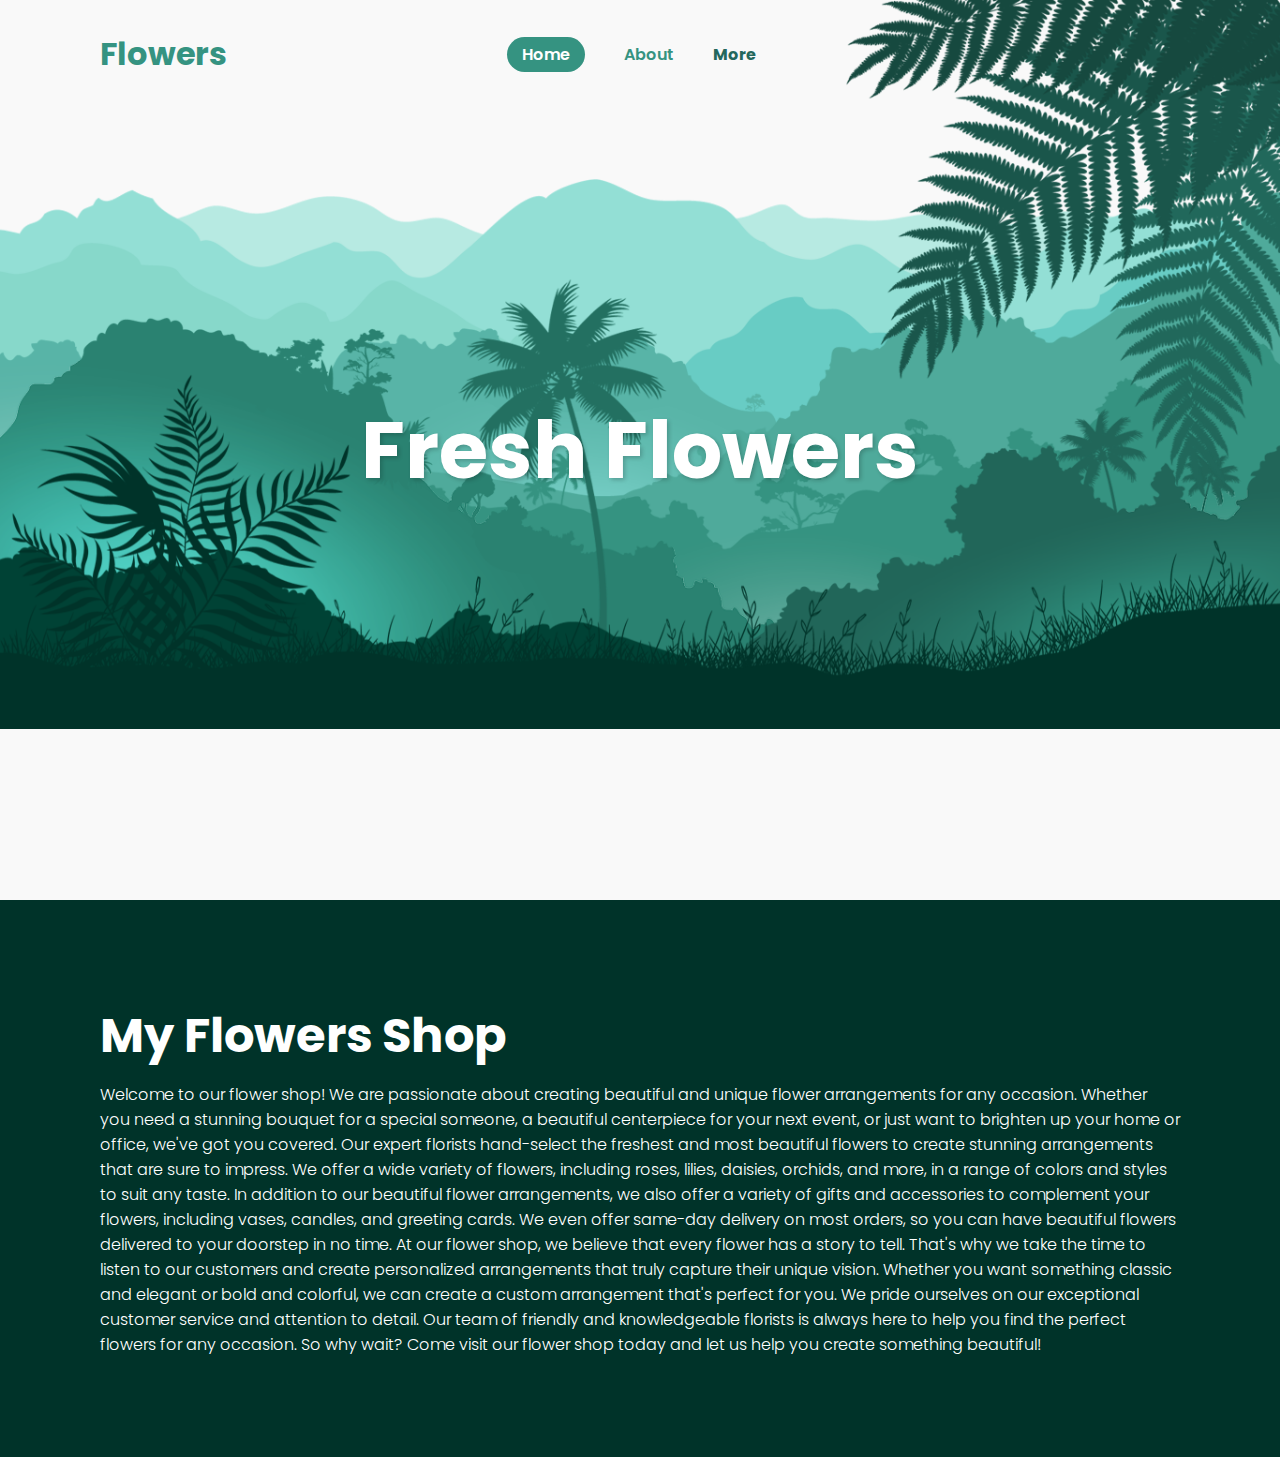
<file: Flowers Shop/index.html>
<!DOCTYPE html>
<html lang="en">

<head>
    <meta charset="UTF-8">
    <meta http-equiv="X-UA-Compatible" content="IE=edge">
    <meta name="viewport" content="width=device-width, initial-scale=1.0">
    <script src="https://code.jquery.com/jquery-3.6.0.min.js"></script>
    <title>Flowers Shop</title>
    <link rel="stylesheet" href="style.css">
</head>

<body>
    <header>
        <h2 class="logo">Flowers</h2>
        <nav class="navigation">
            <a href="#" class="active">Home</a>
            <a href="about.html">About</a>
            <div class="dropdown">
                <button onclick="toggleDropdown()" class="dropbtn">More</button>
                <div id="myDropdown" class="dropdown-content">
                    <a href="service.html">Service</a>
                    <a href="contact.html">Contact</a>
                    <a href="login.html">Logout</a>
                </div>
              </div>
              
        </nav>
    </header>

    <section class="parallax">
        <img src="images/hill1.png" id="hill1">
        <img src="images/hill2.png" id="hill2">
        <img src="images/hill3.png" id="hill3">
        <img src="images/hill4.png" id="hill4">
        <img src="images/hill5.png" id="hill5">
        <img src="images/tree.png" id="tree">
        <h2 id="text">Fresh Flowers</h2>
        <img src="images/leaf.png" id="leaf">
        <img src="images/plant.png" id="plant">
    </section>
    <section class="sec">
    <h2>My Flowers Shop</h2>
    <p>
        Welcome to our flower shop! We are passionate about creating beautiful and unique flower arrangements for
        any occasion. Whether you need a stunning bouquet for a special someone, a beautiful centerpiece for your
        next event, or just want to brighten up your home or office, we've got you covered.

        Our expert florists hand-select the freshest and most beautiful flowers to create stunning arrangements that
        are sure to impress. We offer a wide variety of flowers, including roses, lilies, daisies, orchids, and
        more, in a range of colors and styles to suit any taste.

        In addition to our beautiful flower arrangements, we also offer a variety of gifts and accessories to
        complement your flowers, including vases, candles, and greeting cards. We even offer same-day delivery on
        most orders, so you can have beautiful flowers delivered to your doorstep in no time.

        At our flower shop, we believe that every flower has a story to tell. That's why we take the time to listen
        to our customers and create personalized arrangements that truly capture their unique vision. Whether you
        want something classic and elegant or bold and colorful, we can create a custom arrangement that's perfect
        for you.

        We pride ourselves on our exceptional customer service and attention to detail. Our team of friendly and
        knowledgeable florists is always here to help you find the perfect flowers for any occasion. So why wait?
        Come visit our flower shop today and let us help you create something beautiful!
    </p>
    </section>
    <script src="script.js"></script>
</body>

</html>
</file>
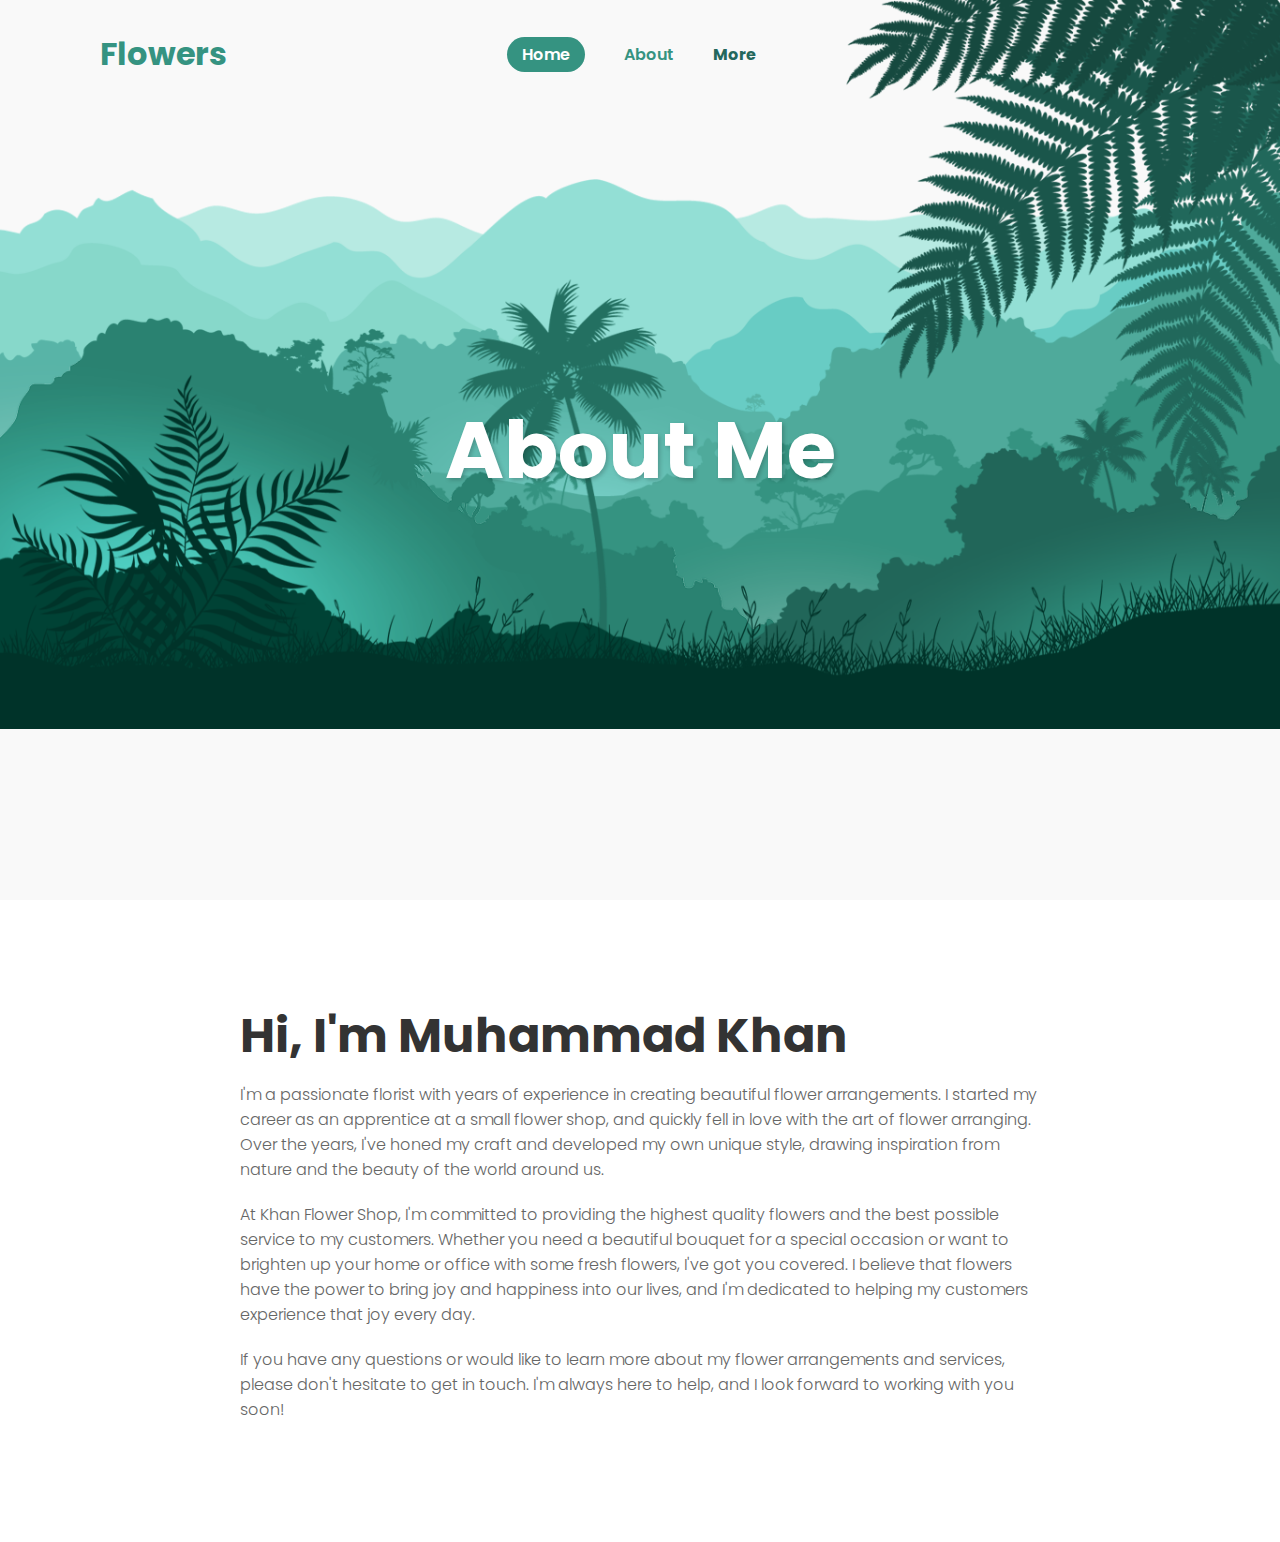
<file: Flowers Shop/about.html>
<!DOCTYPE html>
<html lang="en">

<head>
    <meta charset="UTF-8">
    <meta http-equiv="X-UA-Compatible" content="IE=edge">
    <meta name="viewport" content="width=device-width, initial-scale=1.0">
    <title>About Me - Flowers Shop</title>
    <link rel="stylesheet" href="style.css">
</head>

<body>
    <header>
        <h2 class="logo">Flowers</h2>
        <nav class="navigation">
            <a href="index.html" class="active">Home</a>
            <a href="about.html">About</a>
            <div class="dropdown">
                <button onclick="toggleDropdown()" class="dropbtn">More</button>
                <div id="myDropdown" class="dropdown-content">
                    <a href="service.html">Service</a>
                    <a href="contact.html">Contact</a>
                    <a href="login.html">Logout</a>
                </div>
              </div>
              
        </nav>
    </header>
    <section class="parallax">
        <img src="images/hill1.png" id="hill1">
        <img src="images/hill2.png" id="hill2">
        <img src="images/hill3.png" id="hill3">
        <img src="images/hill4.png" id="hill4">
        <img src="images/hill5.png" id="hill5">
        <img src="images/tree.png" id="tree">
        <h2 id="text">About Me</h2>
        <img src="images/leaf.png" id="leaf">
        <img src="images/plant.png" id="plant">
    </section>

    <section class="about-me">
        <div class="about-me-container">
            <h2>Hi, I'm Muhammad Khan</h2>
            <p>I'm a passionate florist with years of experience in creating beautiful flower arrangements. I started my career as an apprentice at a small flower shop, and quickly fell in love with the art of flower arranging. Over the years, I've honed my craft and developed my own unique style, drawing inspiration from nature and the beauty of the world around us.</p>
            <p>At Khan Flower Shop, I'm committed to providing the highest quality flowers and the best possible service to my customers. Whether you need a beautiful bouquet for a special occasion or want to brighten up your home or office with some fresh flowers, I've got you covered. I believe that flowers have the power to bring joy and happiness into our lives, and I'm dedicated to helping my customers experience that joy every day.</p>
            <p>If you have any questions or would like to learn more about my flower arrangements and services, please don't hesitate to get in touch. I'm always here to help, and I look forward to working with you soon!</p>
        </div>
    </section>

    <script src="script.js"></script>
</body>

</html>
</file>
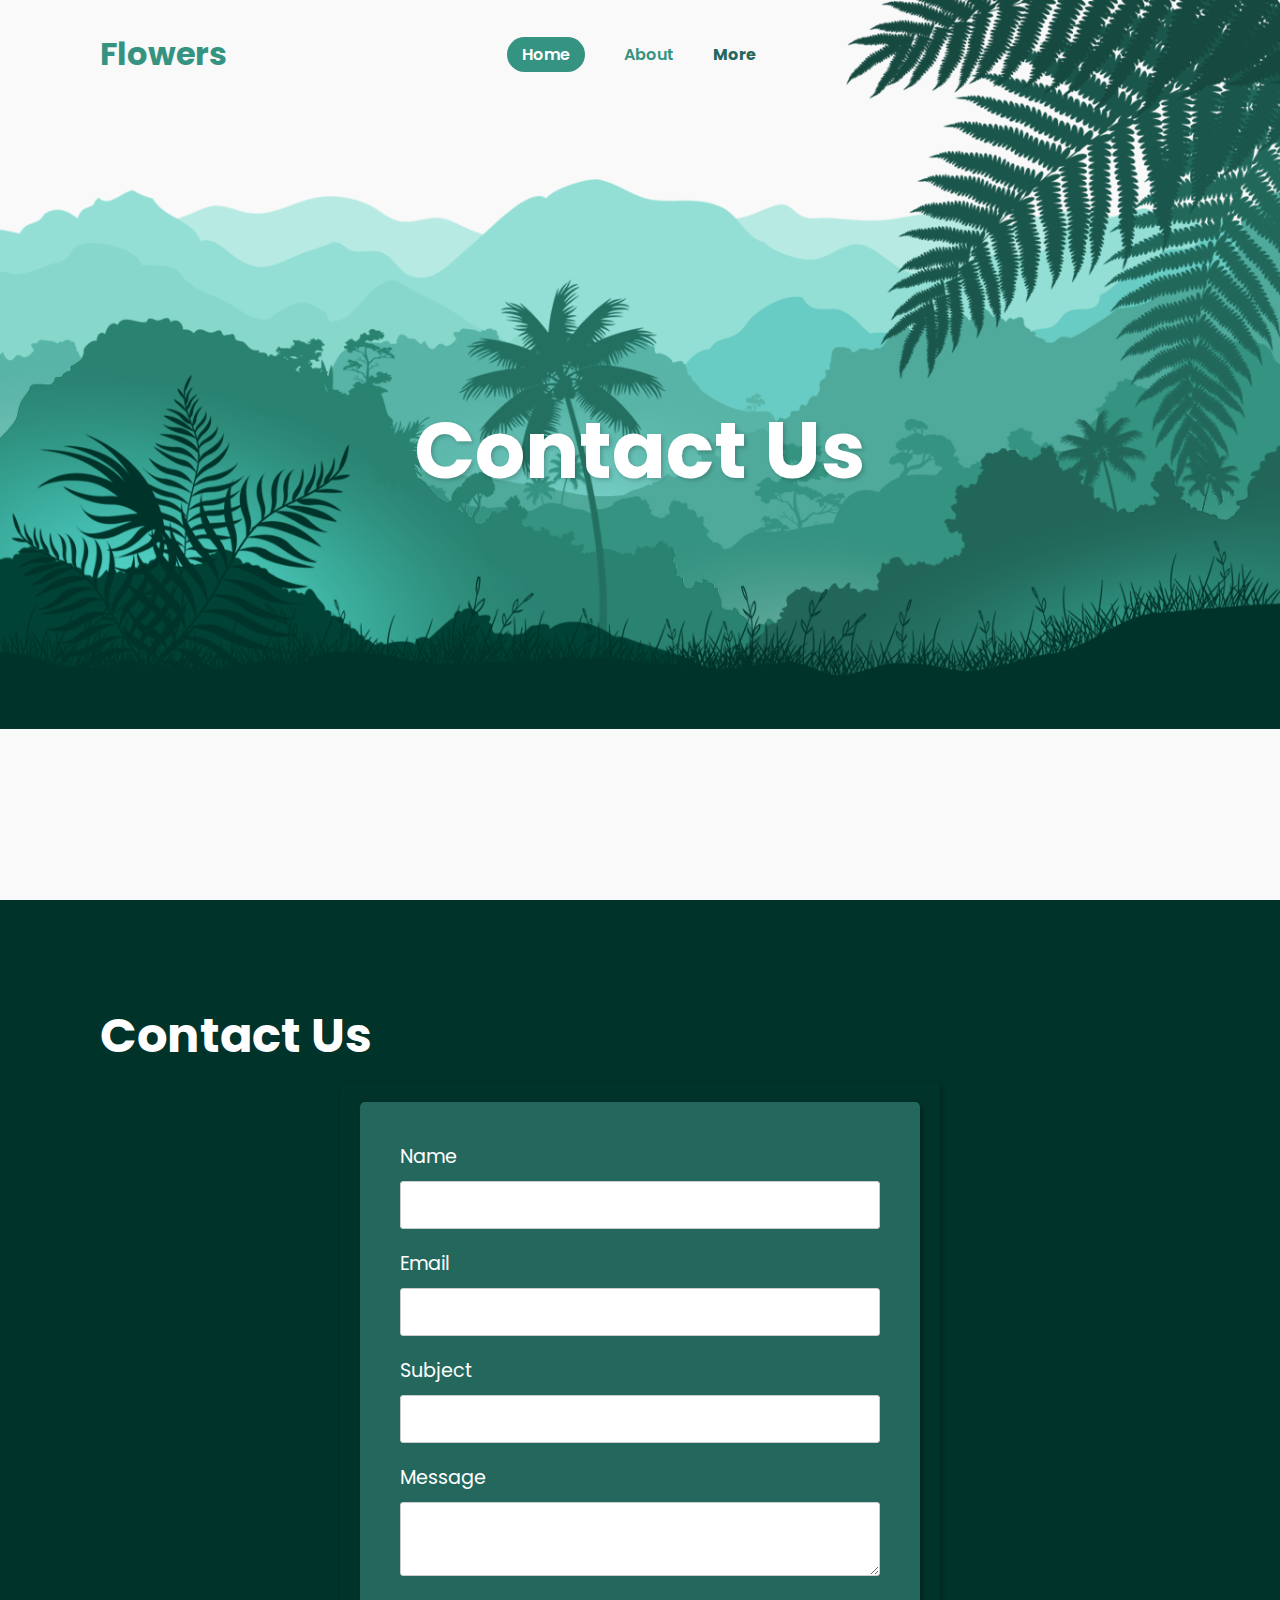
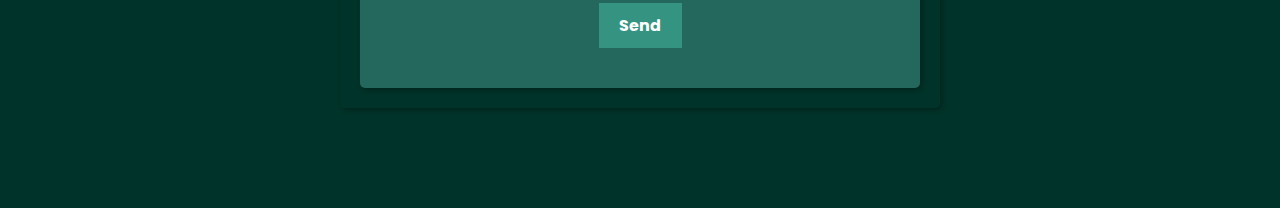
<file: Flowers Shop/contact.html>
<!DOCTYPE html>
<html lang="en">

<head>
    <meta charset="UTF-8">
    <meta http-equiv="X-UA-Compatible" content="IE=edge">
    <meta name="viewport" content="width=device-width, initial-scale=1.0">
    <title>Contact Us</title>
    <link rel="stylesheet" href="style.css">
</head>

<body>
    <header>
        <h2 class="logo">Flowers</h2>
        <nav class="navigation">
            <a href="index.html" class="active">Home</a>
            <a href="about.html">About</a>
            <div class="dropdown">
                <button onclick="toggleDropdown()" class="dropbtn">More</button>
                <div id="myDropdown" class="dropdown-content">
                    <a href="service.html">Service</a>
                    <a href="contact.html">Contact</a>
                    <a href="login.html">Logout</a>
                </div>
              </div>
              
        </nav>
    </header>

    <section class="parallax">
        <img src="images/hill1.png" id="hill1">
        <img src="images/hill2.png" id="hill2">
        <img src="images/hill3.png" id="hill3">
        <img src="images/hill4.png" id="hill4">
        <img src="images/hill5.png" id="hill5">
        <img src="images/tree.png" id="tree">
        <h2 id="text">Contact Us</h2>
        <img src="images/leaf.png" id="leaf">
        <img src="images/plant.png" id="plant">
    </section>
    <section class="sec">
        <h2>Contact Us</h2>
        <div class="form-container">
            <form>
                <label for="name">Name</label>
                <input type="text" id="name" name="name" required>
                <label for="email">Email</label>
                <input type="email" id="email" name="email" required>
                <label for="subject">Subject</label>
                <input type="text" id="subject" name="subject" required>
                <label for="message">Message</label>
                <textarea id="message" name="message" required></textarea>
                <input type="submit" value="Send">
            </form>
        </div>
    </section>

    <script src="script.js"></script>
</body>

</html>
</file>
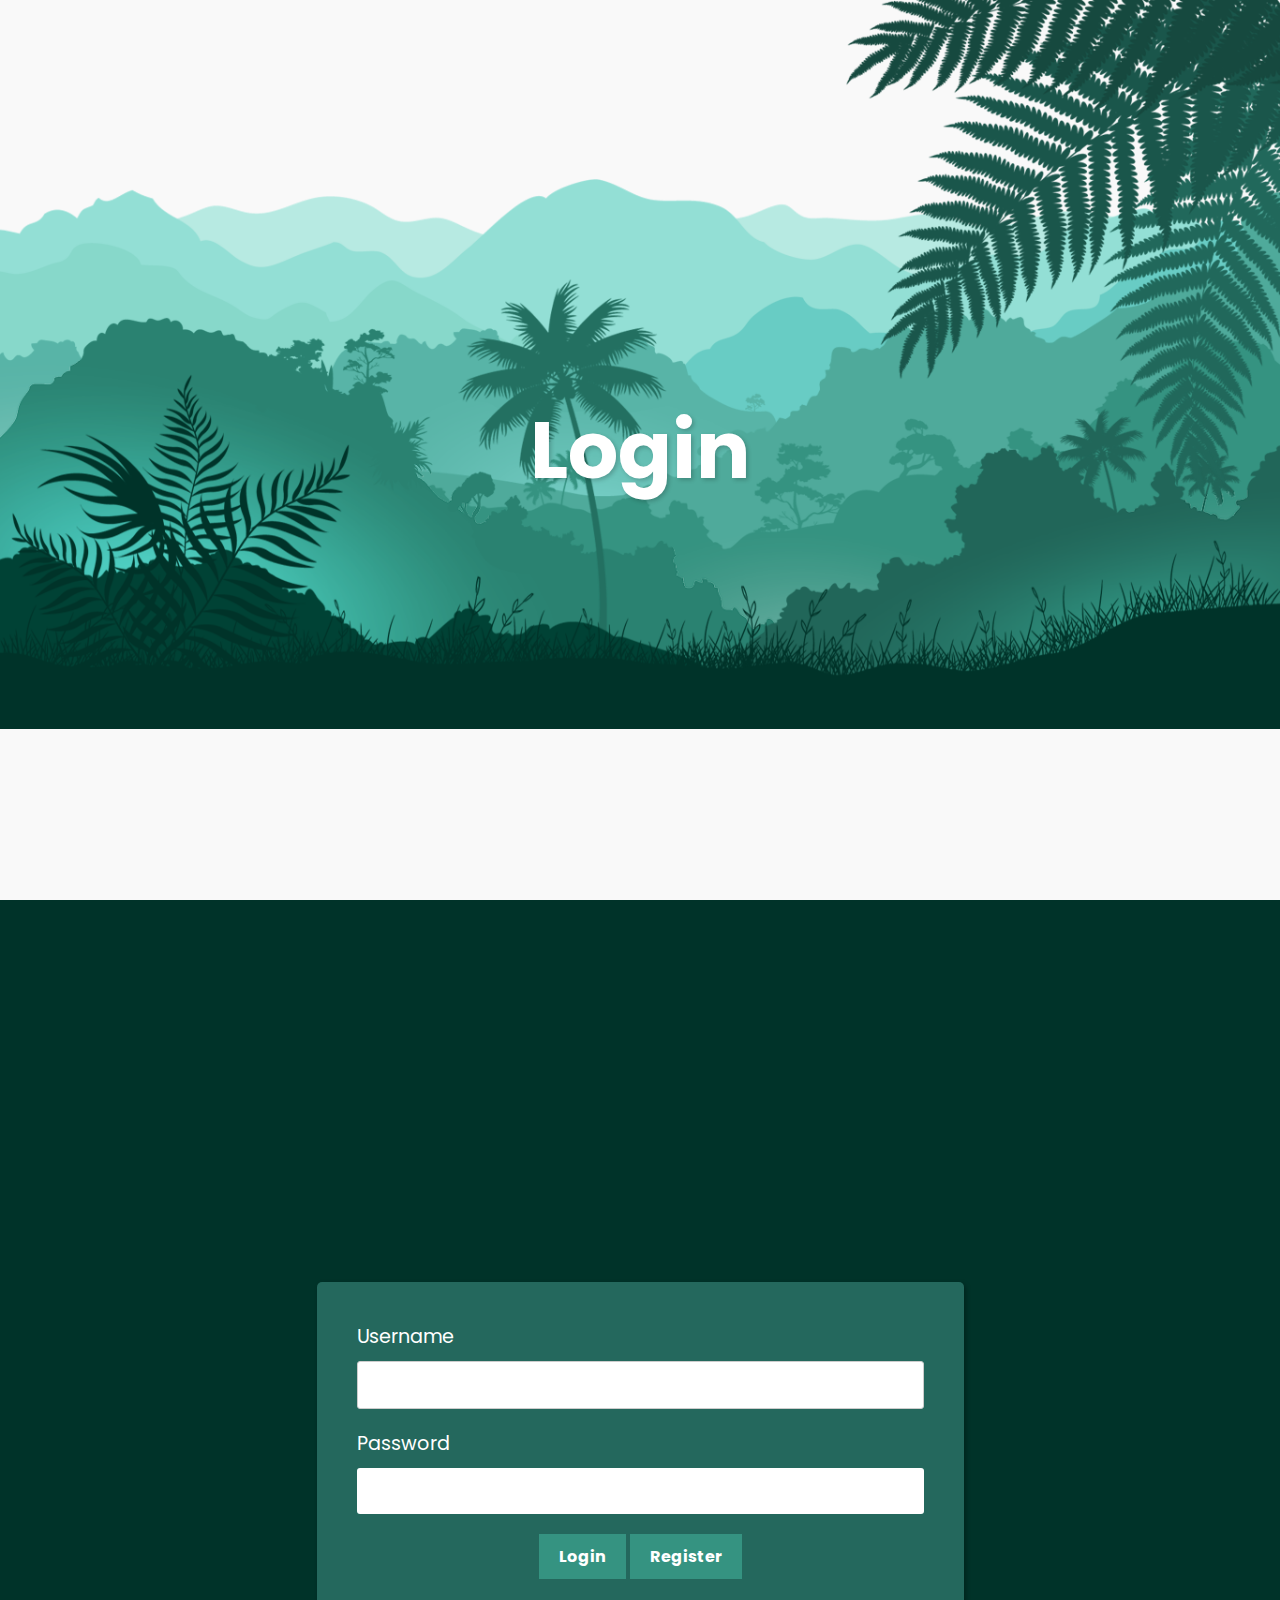
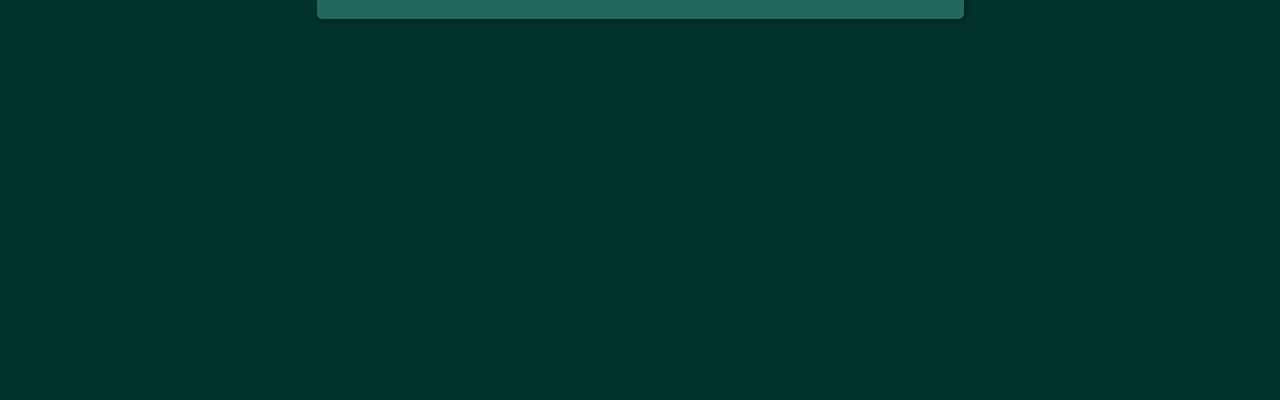
<file: Flowers Shop/login.html>
<!DOCTYPE html>
<html lang="en">

<head>
    <meta charset="UTF-8">
    <meta http-equiv="X-UA-Compatible" content="IE=edge">
    <meta name="viewport" content="width=device-width, initial-scale=1.0">
    <title>Flowers Shop</title>
    <link rel="stylesheet" href="style.css">
    <script src="https://code.jquery.com/jquery-3.6.0.min.js"></script>
</head>

<body>

    <section class="parallax">
        <img src="images/hill1.png" id="hill1">
        <img src="images/hill2.png" id="hill2">
        <img src="images/hill3.png" id="hill3">
        <img src="images/hill4.png" id="hill4">
        <img src="images/hill5.png" id="hill5">
        <img src="images/tree.png" id="tree">
        <h2 id="text">Login</h2>
        <img src="images/leaf.png" id="leaf">
        <img src="images/plant.png" id="plant">
    </section>
    <section class="sec">
        <div class="login-container">
            <form id="login-form">
                <label for="username">Username</label>
                <input type="text" id="username" name="username" required>
                <label for="password">Password</label>
                <input type="password" id="password" name="password" required>
                <input type="submit" value="Login">
                <a href="register.html" class="register-button">Register</a>
            </form>
        </div>
    </section>

    <script>
        $(document).ready(function() {
            $("#login-form").submit(function(e) {
                e.preventDefault();

                let username = $("#username").val();
                let password = $("#password").val();

                let users = JSON.parse(localStorage.getItem("users"));

                if (users) {
                    let foundUser = users.find(
                        (user) => user.username === username && user.password === password
                    );

                    if (foundUser) {
                        alert("Login successful!");
                        window.location.href = "index.html";
                    } else {
                        alert("Invalid username or password!");
                    }
                } else {
                    alert("No users registered yet!");
                }
            });
        });
    </script>
</body>

</html>
</file>
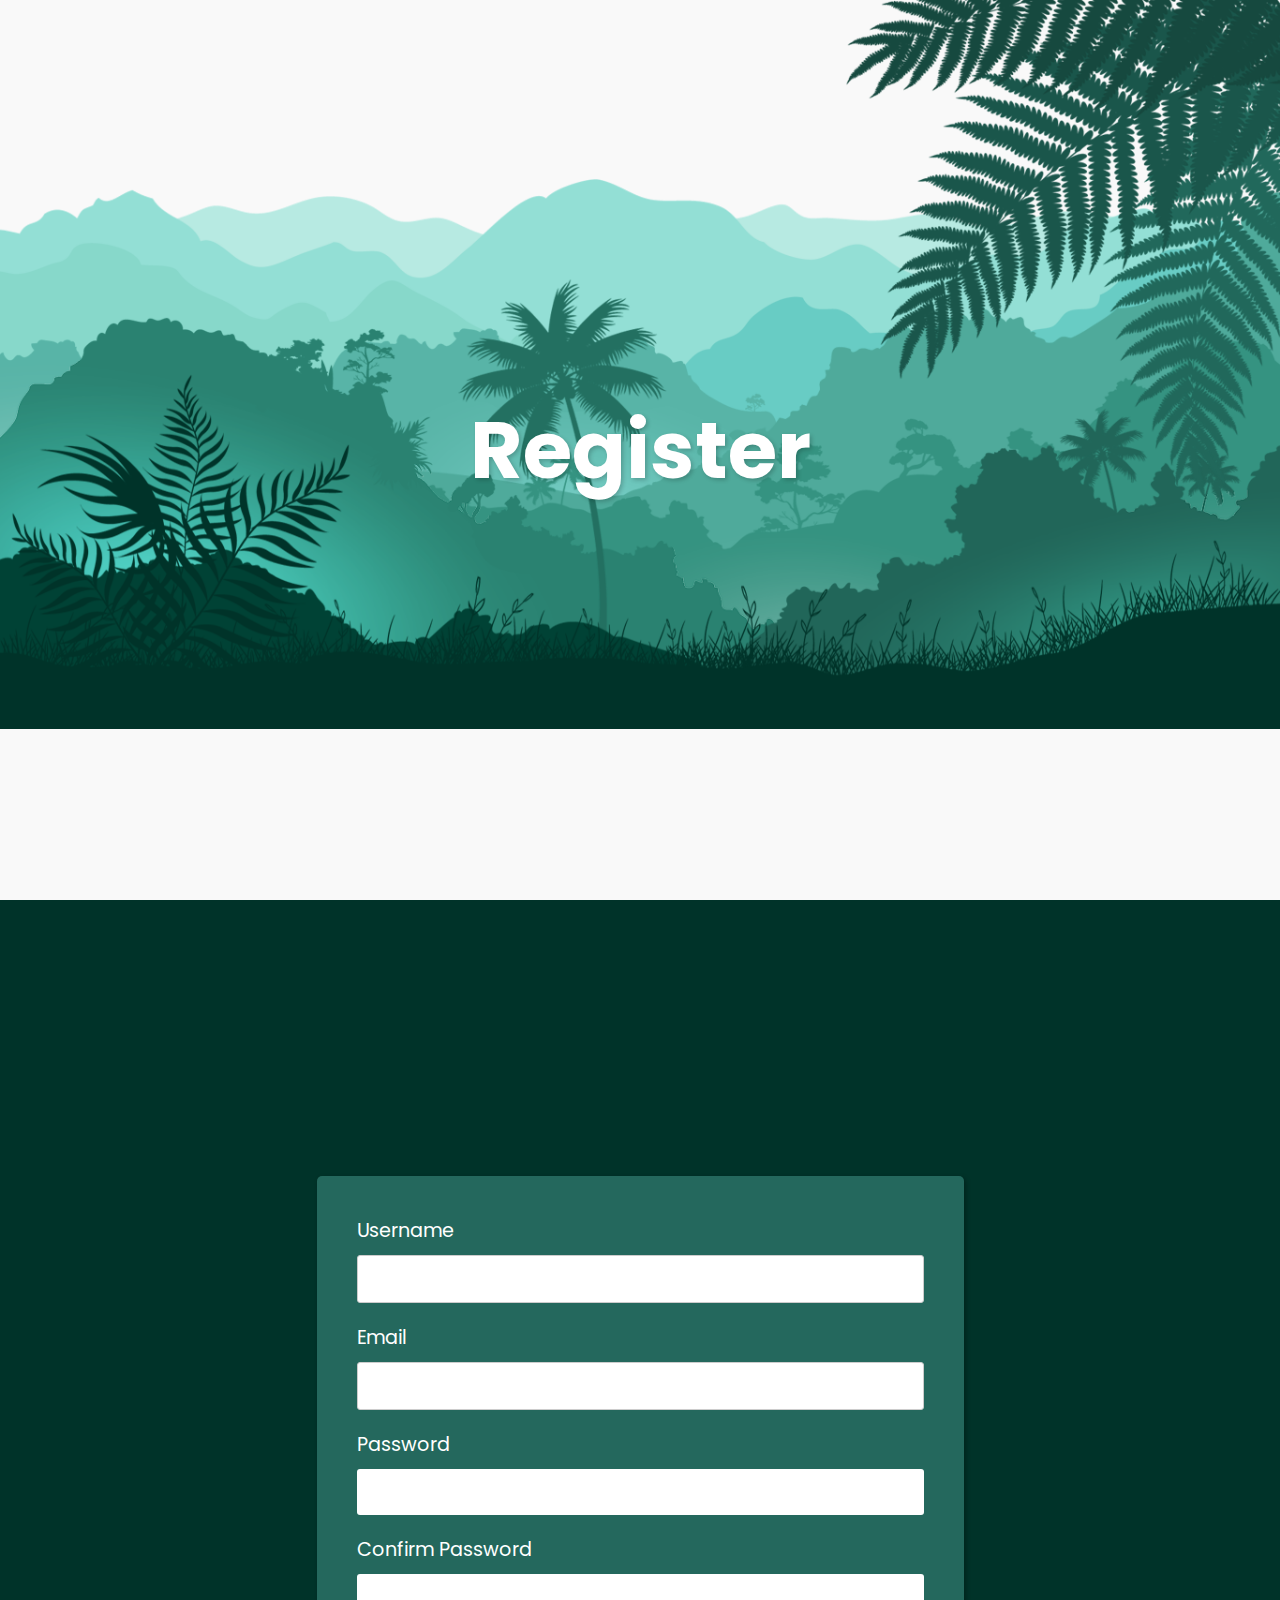
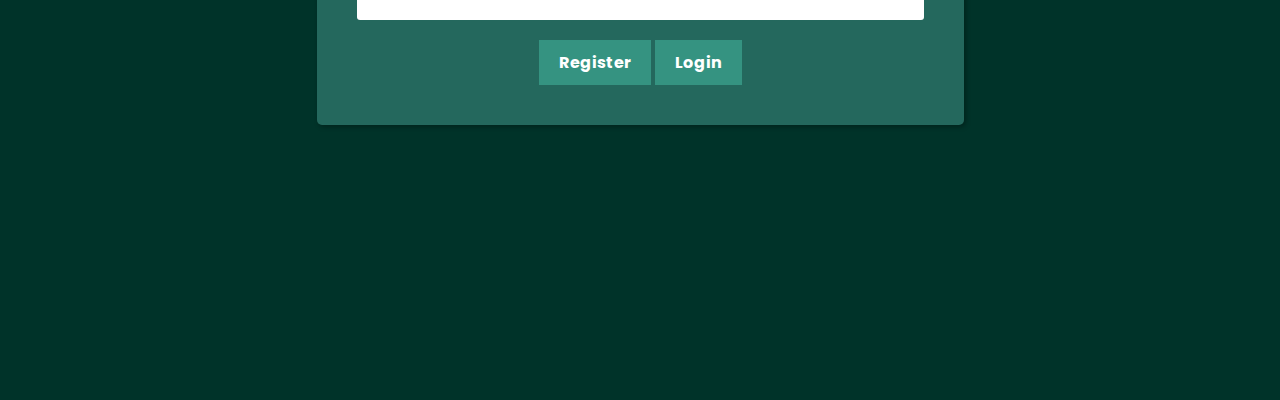
<file: Flowers Shop/register.html>
<!DOCTYPE html>
<html lang="en">

<head>
    <meta charset="UTF-8">
    <meta http-equiv="X-UA-Compatible" content="IE=edge">
    <meta name="viewport" content="width=device-width, initial-scale=1.0">
    <title>Flowers Shop</title>
    <link rel="stylesheet" href="style.css">
</head>

<body>

    <section class="parallax">
        <img src="images/hill1.png" id="hill1">
        <img src="images/hill2.png" id="hill2">
        <img src="images/hill3.png" id="hill3">
        <img src="images/hill4.png" id="hill4">
        <img src="images/hill5.png" id="hill5">
        <img src="images/tree.png" id="tree">
        <h2 id="text">Register</h2>
        <img src="images/leaf.png" id="leaf">
        <img src="images/plant.png" id="plant">
    </section>
    <section class="sec">
        <div class="login-container">
            <form id="register-form">
                <label for="username">Username</label>
                <input type="text" id="username" name="username" required>
                <label for="email">Email</label>
                <input type="email" id="email" name="email" required>
                <label for="password">Password</label>
                <input type="password" id="password" name="password" required>
                <label for="confirm-password">Confirm Password</label>
                <input type="password" id="confirm-password" name="confirm-password" required>
                <input type="submit" value="Register">
                <a href="login.html" class="register-button">Login</a>
            </form>
        </div>


    </section>
    <script>
        // Get the registration form and add an event listener for when it is submitted
        const registerForm = document.getElementById('register-form');
        registerForm.addEventListener('submit', function (event) {
            event.preventDefault(); // Prevent the form from submitting

            // Get the values from the form
            const username = document.getElementById('username').value;
            const email = document.getElementById('email').value;
            const password = document.getElementById('password').value;
            const confirmPassword = document.getElementById('confirm-password').value;

            // Check if the password and confirm password fields match
            if (password !== confirmPassword) {
                alert('Passwords do not match');
                return;
            }

            // Check if the user already exists in local storage
            const users = JSON.parse(localStorage.getItem('users')) || [];
            const userExists = users.some(user => user.username === username);
            if (userExists) {
                alert('User already exists');
                return;
            }

            // Create a new user object and add it to the users array
            const user = { username, email, password };
            users.push(user);

            // Save the updated users array to local storage
            localStorage.setItem('users', JSON.stringify(users));

            // Reset the form
            registerForm.reset();

            alert('Registration successful');
        });

    </script>
</body>

</html>
</file>
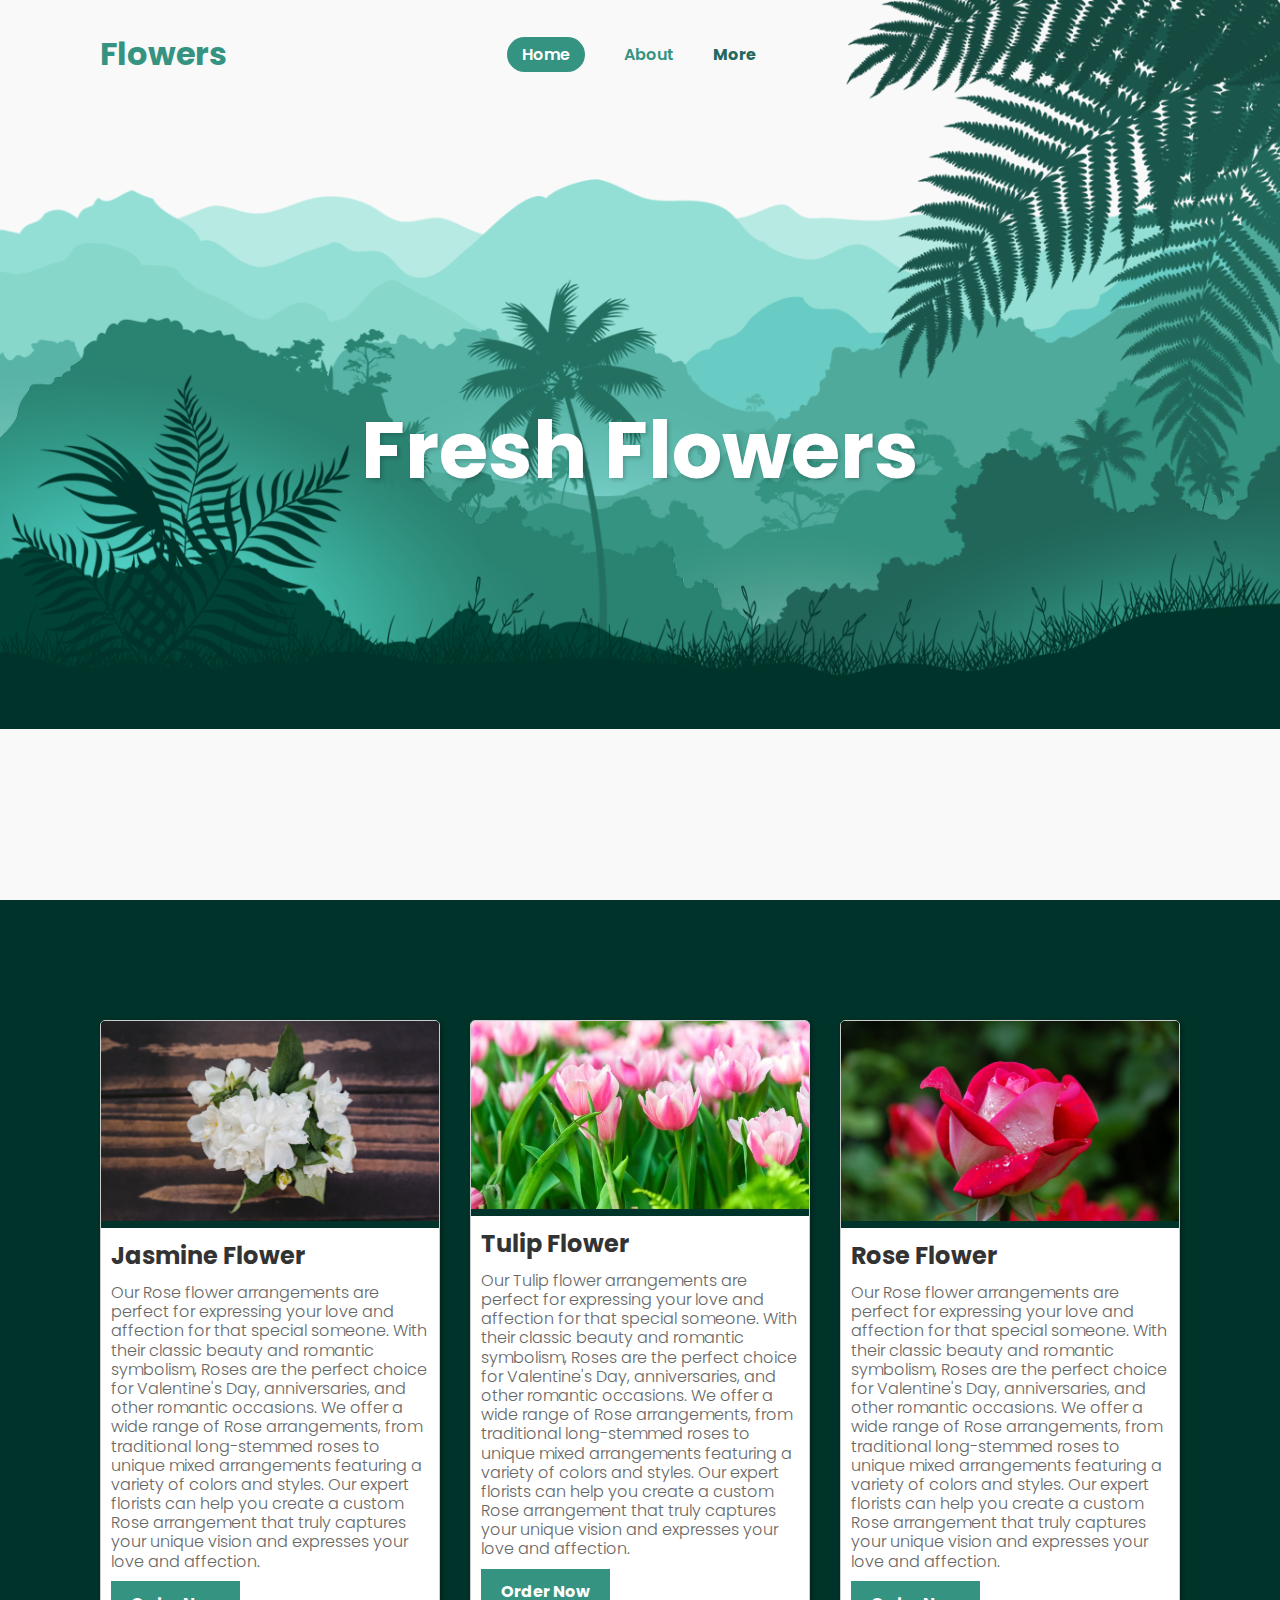
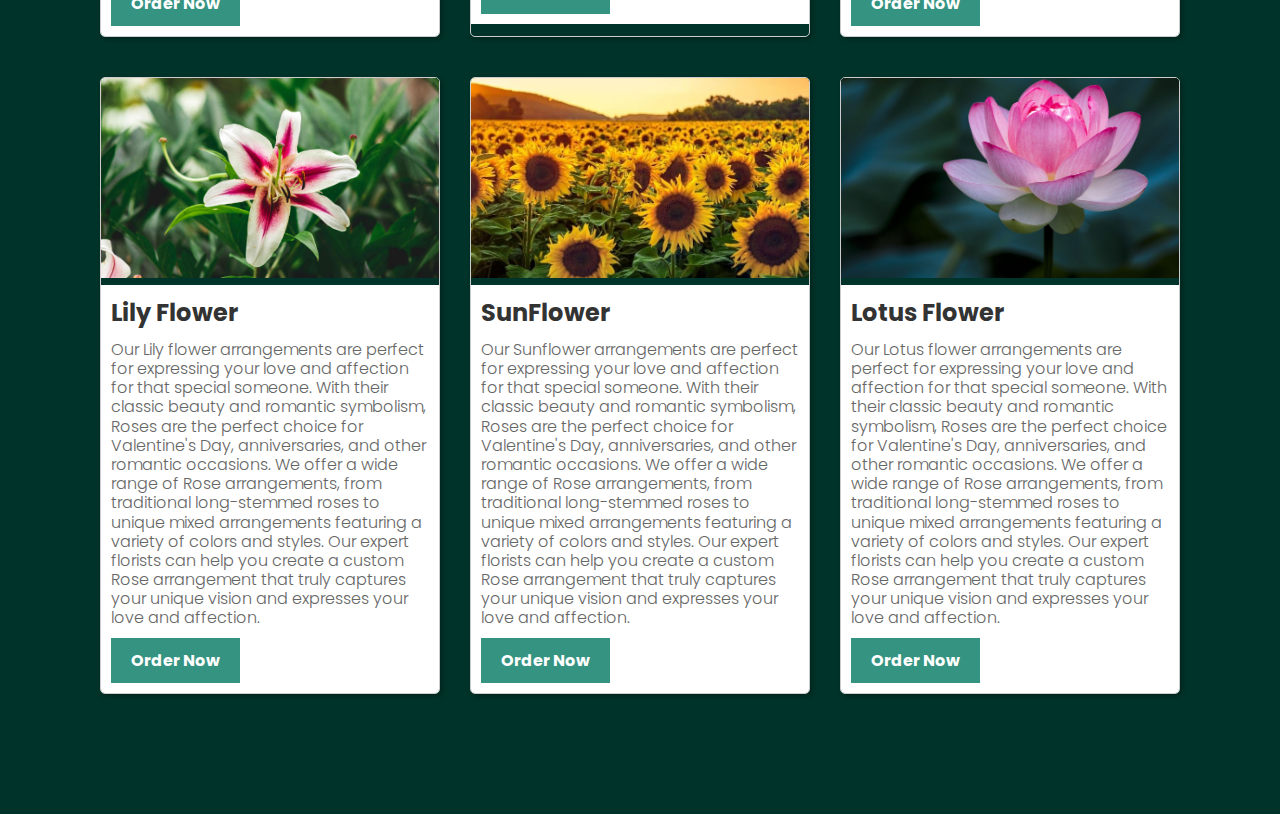
<file: Flowers Shop/service.html>
<!DOCTYPE html>
<html lang="en">

<head>
    <meta charset="UTF-8">
    <meta http-equiv="X-UA-Compatible" content="IE=edge">
    <meta name="viewport" content="width=device-width, initial-scale=1.0">
    <title>Flowers Shop</title>
    <link rel="stylesheet" href="style.css">
</head>

<body>
    <header>
        <h2 class="logo">Flowers</h2>
        <nav class="navigation">
            <a href="#" class="active">Home</a>
            <a href="about.html">About</a>
            <div class="dropdown">
                <button onclick="toggleDropdown()" class="dropbtn">More</button>
                <div id="myDropdown" class="dropdown-content">
                    <a href="#">Service</a>
                    <a href="contact.html">Contact</a>
                    <a href="login.html">Logout</a>
                </div>
              </div>
              
        </nav>
    </header>

    <section class="parallax">
        <img src="images/hill1.png" id="hill1">
        <img src="images/hill2.png" id="hill2">
        <img src="images/hill3.png" id="hill3">
        <img src="images/hill4.png" id="hill4">
        <img src="images/hill5.png" id="hill5">
        <img src="images/tree.png" id="tree">
        <h2 id="text">Fresh Flowers</h2>
        <img src="images/leaf.png" id="leaf">
        <img src="images/plant.png" id="plant">
    </section>
    <section class="sec">
        
        <div class="card-container">
            <div class="card">
                <img src="images/flower1.jpg" alt="Flower 1">
                <div class="card-description">
                    <h3>Jasmine Flower</h3>
                    <p>Our Rose flower arrangements are perfect for expressing your love and affection for that special
                        someone. With their classic beauty and romantic symbolism, Roses are the perfect choice for
                        Valentine's Day, anniversaries, and other romantic occasions. We offer a wide range of Rose
                        arrangements, from traditional long-stemmed roses to unique mixed arrangements featuring a
                        variety of colors and styles. Our expert florists can help you create a custom Rose arrangement
                        that truly captures your unique vision and expresses your love and affection.
                    </p></p>
                    <button>Order Now</button>
                </div>
            </div>

            <div class="card">
                <img src="images/flower2.jpg" alt="Flower 2">
                <div class="card-description">
                    <h3>Tulip Flower</h3>
                    <p>Our Tulip flower arrangements are perfect for expressing your love and affection for that special
                        someone. With their classic beauty and romantic symbolism, Roses are the perfect choice for
                        Valentine's Day, anniversaries, and other romantic occasions. We offer a wide range of Rose
                        arrangements, from traditional long-stemmed roses to unique mixed arrangements featuring a
                        variety of colors and styles. Our expert florists can help you create a custom Rose arrangement
                        that truly captures your unique vision and expresses your love and affection.
                    </p>
                    <button>Order Now</button>
                </div>
            </div>

            <div class="card">
                <img src="images/flower3.jpg" alt="Flower 3">
                <div class="card-description">
                    <h3>Rose Flower</h3>
                    <p>Our Rose flower arrangements are perfect for expressing your love and affection for that special
                        someone. With their classic beauty and romantic symbolism, Roses are the perfect choice for
                        Valentine's Day, anniversaries, and other romantic occasions. We offer a wide range of Rose
                        arrangements, from traditional long-stemmed roses to unique mixed arrangements featuring a
                        variety of colors and styles. Our expert florists can help you create a custom Rose arrangement
                        that truly captures your unique vision and expresses your love and affection.
                    </p>
                    <button>Order Now</button>
                </div>
            </div>

            <div class="card">
                <img src="images/flower4.jpg" alt="Flower 4">
                <div class="card-description">
                    <h3>Lily Flower</h3>
                    <p>Our Lily flower arrangements are perfect for expressing your love and affection for that special
                        someone. With their classic beauty and romantic symbolism, Roses are the perfect choice for
                        Valentine's Day, anniversaries, and other romantic occasions. We offer a wide range of Rose
                        arrangements, from traditional long-stemmed roses to unique mixed arrangements featuring a
                        variety of colors and styles. Our expert florists can help you create a custom Rose arrangement
                        that truly captures your unique vision and expresses your love and affection.
                    </p>
                    <button>Order Now</button>
                </div>
            </div>

            <div class="card">
                <img src="images/flower5.jpg" alt="Flower 5">
                <div class="card-description">
                    <h3>SunFlower</h3>
                    <p>Our Sunflower arrangements are perfect for expressing your love and affection for that special
                        someone. With their classic beauty and romantic symbolism, Roses are the perfect choice for
                        Valentine's Day, anniversaries, and other romantic occasions. We offer a wide range of Rose
                        arrangements, from traditional long-stemmed roses to unique mixed arrangements featuring a
                        variety of colors and styles. Our expert florists can help you create a custom Rose arrangement
                        that truly captures your unique vision and expresses your love and affection.
                    </p>
                    <button>Order Now</button>
                </div>
            </div>

            <div class="card">
                <img src="images/flower6.jpg" alt="Flower 6">
                <div class="card-description">
                    <h3>Lotus Flower</h3>
                    <p>Our Lotus flower arrangements are perfect for expressing your love and affection for that special
                        someone. With their classic beauty and romantic symbolism, Roses are the perfect choice for
                        Valentine's Day, anniversaries, and other romantic occasions. We offer a wide range of Rose
                        arrangements, from traditional long-stemmed roses to unique mixed arrangements featuring a
                        variety of colors and styles. Our expert florists can help you create a custom Rose arrangement
                        that truly captures your unique vision and expresses your love and affection.
                    </p>
                    <button>Order Now</button>
                </div>
            </div>
        </div>


    </section>
    <script src="script.js"></script>
</body>

</html>
</file>
<file: Flowers Shop/style.css>
@import url('https://fonts.googleapis.com/css2?family=Poppins:wght@300;400;500; 600; 700; 800; 900&display=swap');


* {
    margin: 0;
    padding: 0;
    box-sizing: border-box;
    font-family: 'Poppins', sans-serif;
}

body {
    background: #f9f9f9;
    min-height: 100vh;
    overflow-x: hidden;
}

header {
    position: absolute;
    top: 0;
    left: 0;
    width: 100%;
    padding: 30px 100px;
    display: flex;
    justify-content: flex-start;
    align-items: center;
    z-index: 100;
}

.logo {
    font-size: 2em;
    color: #359381;
    pointer-events: none;
    margin-right: 270px;
}

.navigation a {
    text-decoration: none;
    color: #359381;
    padding: 6px 15px;
    border-radius: 20px;
    margin: 0 10px;
    font-weight: 600;
}

.navigation a {
    text-decoration: none;
    color: #359381;
    padding: 6px 15px;
    border-radius: 20px;
    margin: 0 10px;
    font-weight: 600;
}

.navigation a:hover,
.navigation a.active {
    background: #359381;
    color: #fff;
}

.parallax {
    position: relative;
    display: flex;
    justify-content: center;
    align-items: center;
    height: 100vh;
}

#text {
    position: absolute;
    font-size: 5em;
    color: #fff;
    text-shadow: 2px 2px 4px rgba(0, 0, 0, .2);
}

.parallax img {
    position: absolute;
    top: 0;
    left: 0;
    width: 100%;
    pointer-events: none;
}

.sec {
    position: relative;
    background: #003329;
    padding: 100px;
}

.sec h2 {
    font-size: 3em;
    color: #fff;
    margin-bottom: 10px;
}

.sec p {
    font-size: 1em;
    color: #fff;
    font-weight: 300;
}

/* card css */

.card-container {
    display: flex;
    flex-wrap: wrap;
    justify-content: space-between;
  }
  
  .card {
    width: calc(33.33% - 20px);
    margin-bottom: 20px;
    margin-top: 20px;
    border: 1px solid #ccc;
    border-radius: 5px;
    box-shadow: 2px 2px 5px rgba(0,0,0,0.3);
    overflow: hidden;
  }
  
  .card img {
    width: 100%;
    height: auto;
    object-fit: cover;
    max-height: 200px;
  }
  
  .card-description {
    padding: 10px;
    background-color: #fff;
  }
  
  .card-description h3 {
    font-size: 1.5rem;
    margin-bottom: 10px;
    color: #333;
  }
  
  .card-description p {
    font-size: 1rem;
    line-height: 1.2;
    margin-bottom: 10px;
    color: #666;
  }
  
  .card-description button {
    padding: 10px 20px;
    border: none;
    background-color: #359381;
    color: #fff;
    font-size: 1rem;
    font-weight: bold;
    cursor: pointer;
    transition: all 0.3s ease-in-out;
  }
  
  .card-description button:hover {
    background-color: #24685d;
  }
  
  @media screen and (max-width: 768px) {
    .card {
      width: 100%;
    }
  }
  
  /* about me page style */
  .about-me {
    position: relative;
    background: #fff;
    padding: 100px;
}

.about-me h2 {
    font-size: 3em;
    color: #333;
    margin-bottom: 10px;
}

.about-me p {
    font-size: 1em;
    color: #666;
    font-weight: 300;
    margin-bottom: 20px;
}

.about-me-container {
    max-width: 800px;
    margin: 0 auto;
}


/* styles for contact page */
.sec {
  position: relative;
  background: #003329;
  padding: 100px;
}

.sec h2 {
  font-size: 3em;
  color: #fff;
  margin-bottom: 10px;
}

.form-container {
  max-width: 600px;
  margin: 0 auto;
  padding: 20px;
  background-color: #003329;
  border-radius: 5px;
  box-shadow: 2px 2px 5px rgba(0, 0, 0, 0.3);
}

form label {
  display: block;
  font-size: 1.2em;
  color: #fff;
  margin-bottom: 10px;
}

form input[type="text"],
form input[type="email"],
form textarea {
  width: 100%;
  padding: 10px;
  border: 1px solid #ccc;
  border-radius: 3px;
  margin-bottom: 20px;
  font-size: 1.1em;
}

form input[type="submit"] {
  padding: 10px 20px;
  border: none;
  background-color: #359381;
  color: #fff;
  font-size: 1rem;
  font-weight: bold;
  cursor: pointer;
  transition: all 0.3s ease-in-out;
}

form input[type="submit"]:hover {
  background-color: #24685d;
}

/* dropdown menu style */
/* Style the button that triggers the dropdown */
.dropbtn {
  background-color: transparent;
  font-weight: bold;
  color: #24685d;
  padding: 10px;
  font-size: 16px;
  border: none;
  cursor: pointer;
}

/* The container <div> - needed to position the dropdown content */
.dropdown {
  position: relative;
  display: inline-block;
}

/* Dropdown Content (Hidden by Default) */
.dropdown-content {
  display: none;
  position: absolute;
  background-color: #f9f9f9;
  min-width: 160px;
  box-shadow: 0px 8px 16px 0px rgba(0,0,0,0.2);
  z-index: 1;
}

/* Links inside the dropdown */
.dropdown-content a {
  color: black;
  padding: 12px 16px;
  text-decoration: none;
  display: block;
}

/* Change color of dropdown links on hover */
.dropdown-content a:hover {background-color: #24685d}

/* Show the dropdown menu on hover */
.dropdown:hover .dropdown-content {
  display: block;
}

/* Style the active link */
.active {
  background-color: #4CAF50;
  color: white;
}


/* login form style */
.login-container {
  position: relative;
  display: flex;
  justify-content: center;
  align-items: center;
  height: 100vh;
  background-size: cover;
  background-position: center;
}

.login-container::before {
  content: "";
  position: absolute;
  top: 0;
  left: 0;
  width: 100%;
  height: 100%;
  background-color: rgba(0, 0, 0, 0.4);
  z-index: -1;
}

form {
  background-color: #24685d;
  padding: 40px;
  border-radius: 5px;
  box-shadow: 2px 2px 5px rgba(0,0,0,0.3);
  text-align: center;
}

label {
  display: block;
  font-size: 1.2em;
  color: #333;
  margin-bottom: 10px;
  text-align: left;
}

input[type="text"],
input[type="password"] {
  width: 100%;
  padding: 10px;
  border: none;
  border-radius: 3px;
  margin-bottom: 20px;
  font-size: 1.1em;
}

input[type="submit"] {
  padding: 10px 20px;
  border: none;
  background-color: #359381;
  color: #fff;
  font-size: 1rem;
  font-weight: bold;
  cursor: pointer;
  transition: all 0.3s ease-in-out;
}

input[type="submit"]:hover {
  background-color: #24685d;
}

@media screen and (max-width: 768px) {
  form {
      width: 100%;
      max-width: 400px;
  }
}
.button-container {
  display: flex;
  justify-content: space-between;
  align-items: center;
}

.register-button {
  display: inline-block;
  padding: 10px 20px;
  background-color: #359381;
  color: #fff;
  text-decoration: none;
  font-weight: bold;
  transition: background-color 0.3s ease-in-out;
}

.register-button:hover {
  background-color: #24685d;
}
</file>
